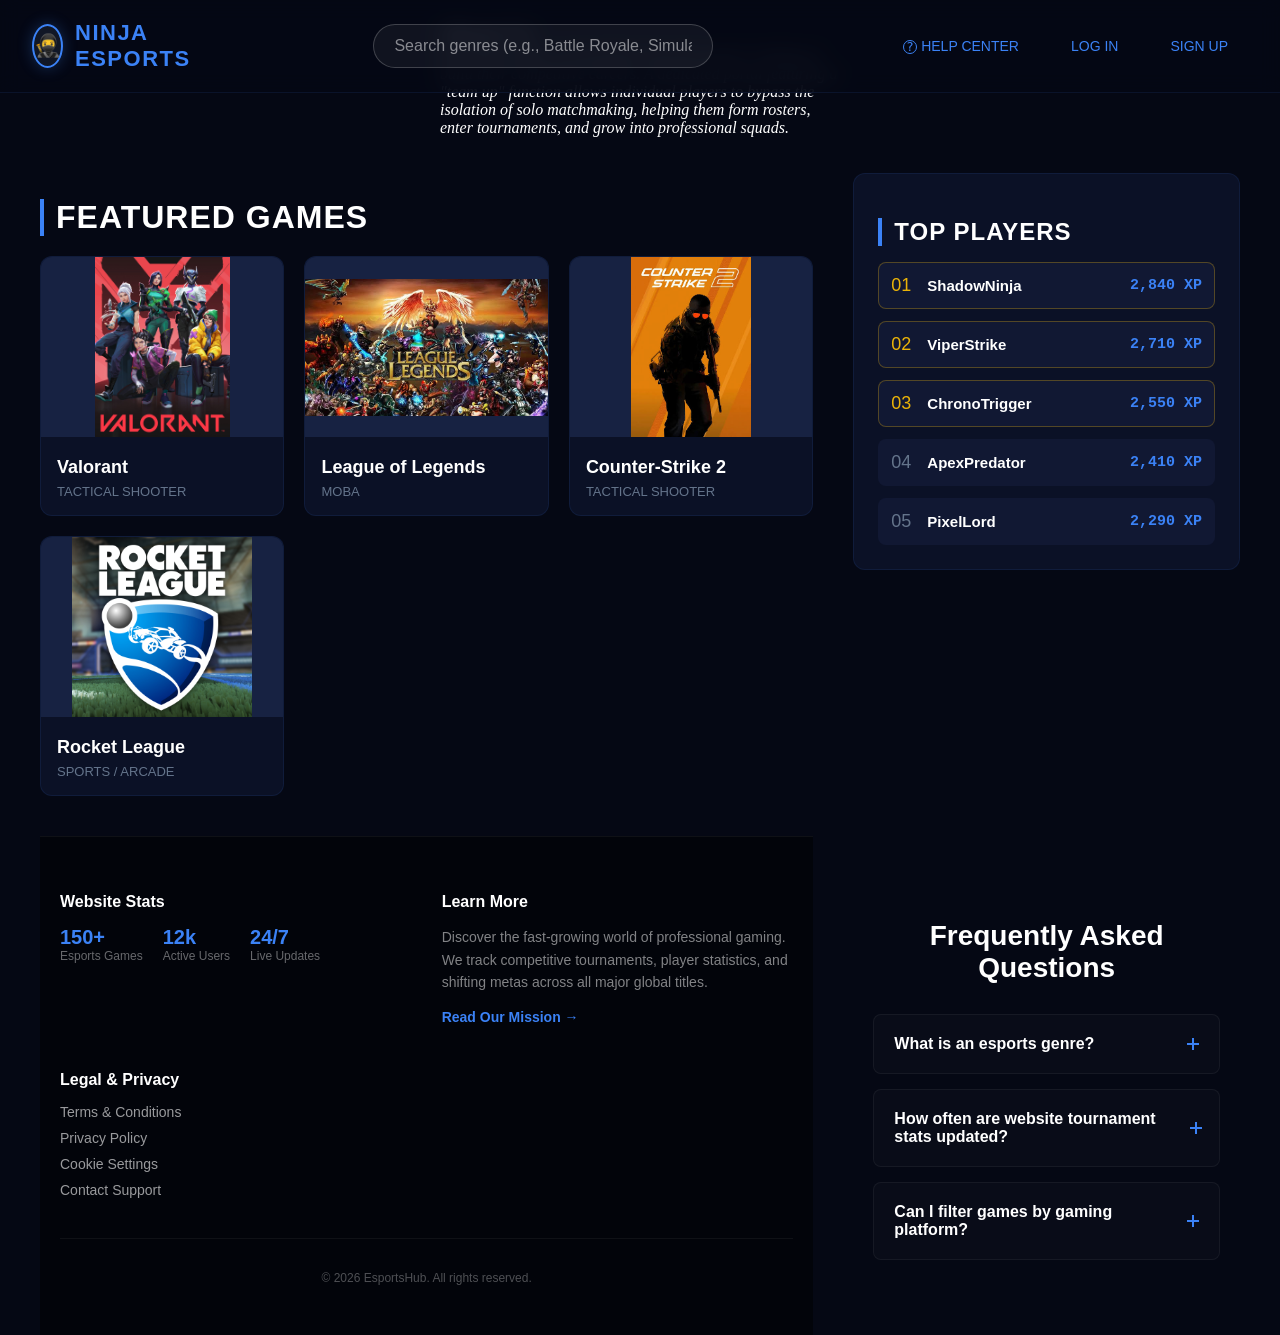
<file: index.html>
<!DOCTYPE html> 
<html lang="en"> 
<head> 
  <meta charset="UTF-8">
  <meta name="viewport" content="width=device-width, initial-scale=1.0">
  <title>Esports Hub | Index page</title> 
  <link rel="stylesheet" href="index.css">
  

</head> 
<body> 

  <header class="brand-header"> 
    <div class="header-left">
      <div class="ninja-logo"></div> 
      <span class="brand-text">Ninja Esports</span> 
    </div>

    <div class="search-container">
    <input 
      type="text" 
      class="genre-search" 
      placeholder="Search genres (e.g., Battle Royale, Simulator, Real Time Strategy)..."
    >
  </div>

    <div class="auth-buttons">
      <a href="help.html" class="btn btn-help-center"><span class="question-circle">?</span> Help Center</a>
      <a href="login.html" class="btn btn-login">Log In</a>
      <a href="signup.html" class="btn btn-signup">Sign Up</a>
    </div>

  </header> 
  
  
  <div style="margin-bottom: 0; width: 400px; ">
        <h2 style="color: white; display: 700; font-family: 'Times New Roman', Times, serif; margin-bottom: 0; font-style: italic;">About Us  <br></h2>
        <p style="color: white; font-family: 'Times New Roman', Times, serif; font-style: italic; margin-top: 0;" > 404 Ninjas offers 
            a tremendous boost for gamers looking to build their competitive careers. A dedicated portal featuring a "team up" function 
            allows individual players to bypass the isolation of solo matchmaking, helping them form rosters, enter tournaments, 
            and grow into professional squads.</p>
    
    </div>
  <!-- Layout Container -->
  <main class="main-container">
    
    <!-- Left Column: Games Directory -->
    <section>
      <h2 class="section-title">Featured Games</h2>
      <div class="games-grid">
        
        <!-- Game Item 1 -->
        <div class="game-card">
          <!-- Replace src with your actual image path -->
          <img src="valo2.png.jpeg" alt="Valorant" class="game-image">
          <div class="game-info">
            <h3 class="game-name">Valorant</h3>
            <p class="game-genre">Tactical Shooter</p>
          </div>
        </div>

        <!-- Game Item 2 -->
        <div class="game-card">
          <img src="moba.jpeg" alt="League of Legends" class="game-image">
          <div class="game-info">
            <h3 class="game-name">League of Legends</h3>
            <p class="game-genre">MOBA</p>
          </div>
        </div>

        <!-- Game Item 3 -->
        <div class="game-card">
          <img src="cs2.jpeg" alt="Counter-Strike 2" class="game-image">
          <div class="game-info">
            <h3 class="game-name">Counter-Strike 2</h3>
            <p class="game-genre">Tactical Shooter</p>
          </div>
        </div>

        <!-- Game Item 4 -->
        <div class="game-card">
          <img src="Rocket_League_coverart.jpg" alt="Rocket League" class="game-image">
          <div class="game-info">
            <h3 class="game-name">Rocket League</h3>
            <p class="game-genre">Sports / Arcade</p>
          </div>
        </div>

      </div>
    </section>

    <!-- Right Column: Live Standings Leaderboard -->
    <aside>
      <div class="leaderboard-panel">
        <h2 class="section-title" style="font-size: 24px; margin-bottom: 16px;">Top Players</h2>
        <div class="leaderboard-list">
          
          <!-- Rank 1 -->
          <div class="leaderboard-item top-three">
            <div class="player-profile">
              <span class="rank-number">01</span>
              <span class="player-name">ShadowNinja</span>
            </div>
            <span class="player-points">2,840 XP</span>
          </div>

          <!-- Rank 2 -->
          <div class="leaderboard-item top-three">
            <div class="player-profile">
              <span class="rank-number">02</span>
              <span class="player-name">ViperStrike</span>
            </div>
            <span class="player-points">2,710 XP</span>
          </div>

          <!-- Rank 3 -->
          <div class="leaderboard-item top-three">
            <div class="player-profile">
              <span class="rank-number">03</span>
              <span class="player-name">ChronoTrigger</span>
            </div>
            <span class="player-points">2,550 XP</span>
          </div>

          <!-- Rank 4 -->
          <div class="leaderboard-item">
            <div class="player-profile">
              <span class="rank-number">04</span>
              <span class="player-name">ApexPredator</span>
            </div>
            <span class="player-points">2,410 XP</span>
          </div>

          <!-- Rank 5 -->
          <div class="leaderboard-item">
            <div class="player-profile">
              <span class="rank-number">05</span>
              <span class="player-name">PixelLord</span>
            </div>
            <span class="player-points">2,290 XP</span>
          </div>

        </div>
      </div>
    </aside>

    <footer class="site-footer">
  <div class="footer-content">
    
    <!-- Left Column: Quick Stats -->
    <div class="footer-section stats-section">
      <h3>Website Stats</h3>
      <div class="stats-grid">
        <div class="stat-item">
          <span class="stat-number">150+</span>
          <span class="stat-label">Esports Games</span>
        </div>
        <div class="stat-item">
          <span class="stat-number">12k</span>
          <span class="stat-label">Active Users</span>
        </div>
        <div class="stat-item">
          <span class="stat-number">24/7</span>
          <span class="stat-label">Live Updates</span>
        </div>
      </div>
    </div>

    <div class="footer-section learn-more-section">
      <h3>Learn More</h3>
      <p>Discover the fast-growing world of professional gaming. We track competitive tournaments, player statistics, and shifting metas across all major global titles.</p>
      <a href="/about" class="learn-more-btn">Read Our Mission &rarr;</a>
    </div>

    <!-- Right Column: Legal Links -->
    <div class="footer-section links-section">
      <h3>Legal & Privacy</h3>
      <ul>
        <li><a href="/terms">Terms & Conditions</a></li>
        <li><a href="/privacy">Privacy Policy</a></li>
        <li><a href="/cookies">Cookie Settings</a></li>
        <li><a href="/contact">Contact Support</a></li>
      </ul>
    </div>

  </div>

  <!-- Bottom Bar: Copyright -->
  <div class="footer-bottom">
    <p>&copy; 2026 EsportsHub. All rights reserved.</p>
  </div>
</footer>

<section class="faq-container">
  <h2 class="faq-title">Frequently Asked Questions</h2>

  <!-- FAQ Item 1 -->
  <div class="faq-item">
    <input type="checkbox" id="faq1" class="faq-toggle">
    <label for="faq1" class="faq-question">
      What is an esports genre?
      <span class="faq-icon"></span>
    </label>
    <div class="faq-answer">
      <p>An esports genre is a specific category of competitive video games grouped by gameplay mechanics, rules, and camera perspectives, such as MOBAs, FPS, or Battle Royales.</p>
    </div>
  </div>

  <!-- FAQ Item 2 -->
  <div class="faq-item">
    <input type="checkbox" id="faq2" class="faq-toggle">
    <label for="faq2" class="faq-question">
      How often are website tournament stats updated?
      <span class="faq-icon"></span>
    </label>
    <div class="faq-answer">
      <p>Our website statistics, tournament placements, and active player data are updated in real-time using live API feeds from official competitive leagues.</p>
    </div>
  </div>

  <!-- FAQ Item 3 -->
  <div class="faq-item">
    <input type="checkbox" id="faq3" class="faq-toggle">
    <label for="faq3" class="faq-question">
      Can I filter games by gaming platform?
      <span class="faq-icon"></span>
    </label>
    <div class="faq-answer">
      <p>Yes! You can use our genre search bar to look up titles, or use upcoming filters to sort competitive games by PC, Console, or Mobile platforms.</p>
    </div>
  </div>
</section>

  </main>

  <script src="index.js" defer></script>
</body> 
</html>
</file>
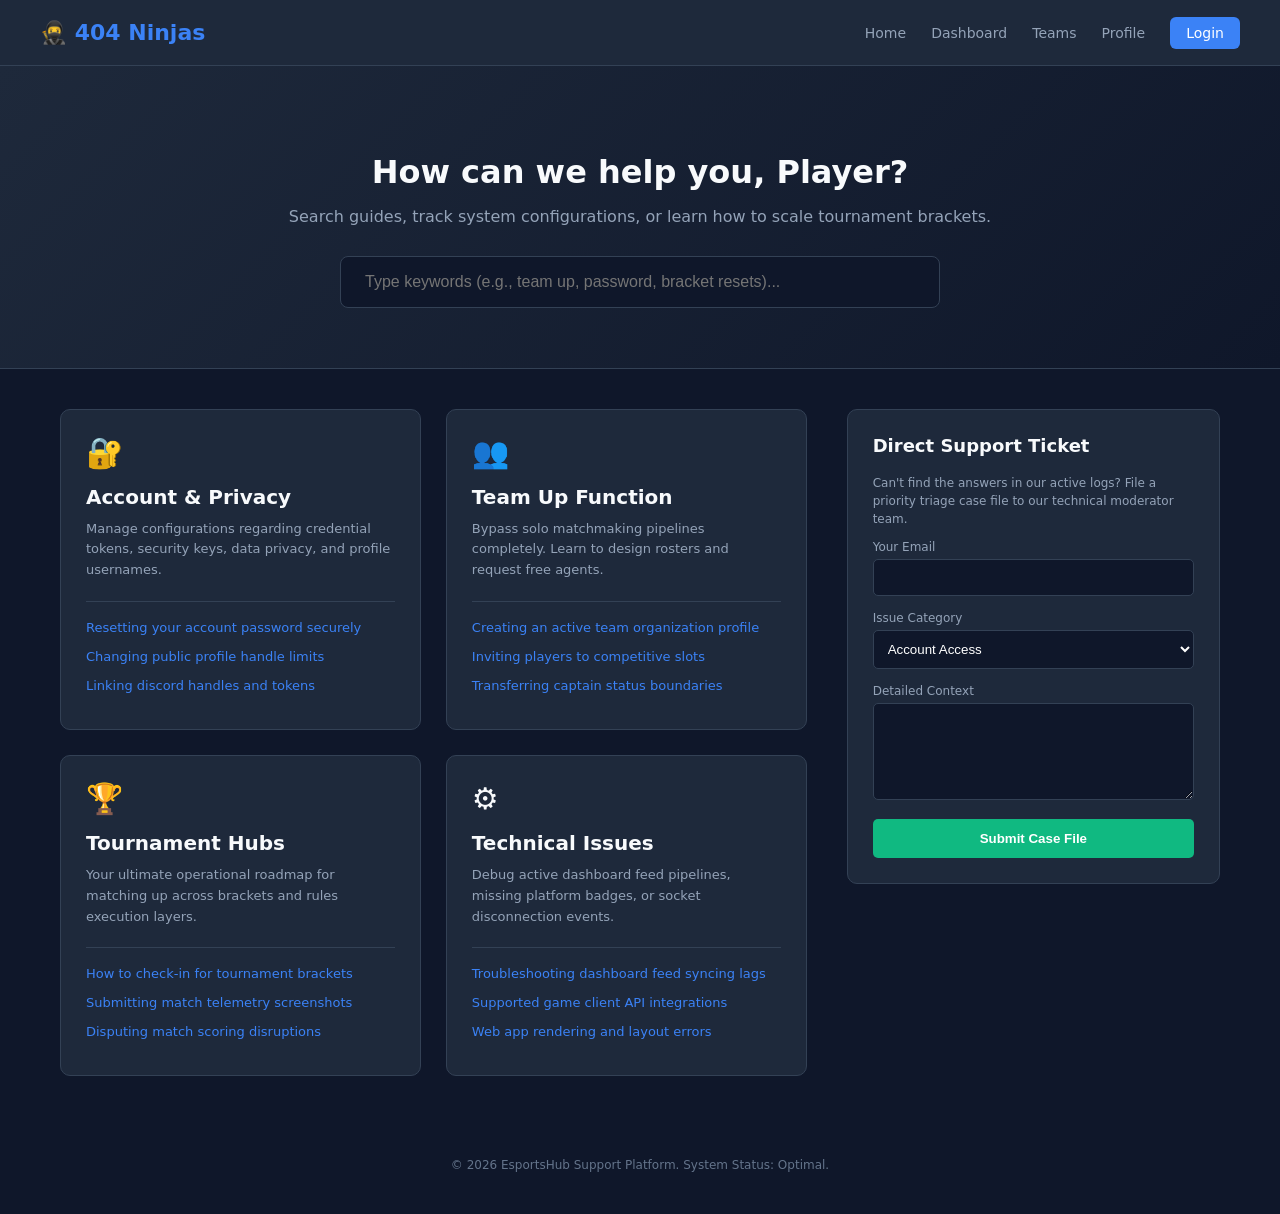
<file: help.html>
<!DOCTYPE html>
<html lang="en">
<head>
  <meta charset="UTF-8">
  <meta name="viewport" content="width=device-width, initial-scale=1.0">
  <title>Help Centre - EsportsHub</title>
  <link rel="stylesheet" href="help.css">
</head>
<body>

  <!-- GLOBAL NAV HEADER -->
  <header class="site-header">
    <div class="logo">🥷 404 Ninjas</div>
    <nav class="nav-links">
      <a href="index.html">Home</a>
      <a href="dashboard.html">Dashboard</a>
      <a href="teams.html">Teams</a>
      <a href="profile.html">Profile</a>
      <a href="login.html" class="login-btn">Login</a>
    </nav>
  </header>

  <!-- HELP HERO BANNER SEARCH -->
  <section class="help-hero">
    <div class="hero-content">
      <h1>How can we help you, Player?</h1>
      <p>Search guides, track system configurations, or learn how to scale tournament brackets.</p>
      <div class="help-search-container">
        <input type="text" id="helpKnowledgeSearch" placeholder="Type keywords (e.g., team up, password, bracket resets)...">
      </div>
    </div>
  </section>

  <!-- KNOWLEDGE BASE CONTENT MAIN -->
  <main class="help-main">
    
    <!-- Left Column: Support Categories Grid -->
    <section class="kb-grid">
      
      <!-- Category 1 -->
      <article class="kb-card" data-category="account">
        <div class="kb-icon">🔐</div>
        <h2>Account & Privacy</h2>
        <p>Manage configurations regarding credential tokens, security keys, data privacy, and profile usernames.</p>
        <ul class="kb-links">
          <li><a href="#" class="kb-article-link">Resetting your account password securely</a></li>
          <li><a href="#" class="kb-article-link">Changing public profile handle limits</a></li>
          <li><a href="#" class="kb-article-link">Linking discord handles and tokens</a></li>
        </ul>
      </article>

      <!-- Category 2 -->
      <article class="kb-card" data-category="teams">
        <div class="kb-icon">👥</div>
        <h2>Team Up Function</h2>
        <p>Bypass solo matchmaking pipelines completely. Learn to design rosters and request free agents.</p>
        <ul class="kb-links">
          <li><a href="#" class="kb-article-link">Creating an active team organization profile</a></li>
          <li><a href="#" class="kb-article-link">Inviting players to competitive slots</a></li>
          <li><a href="#" class="kb-article-link">Transferring captain status boundaries</a></li>
        </ul>
      </article>

      <!-- Category 3 -->
      <article class="kb-card" data-category="tournaments">
        <div class="kb-icon">🏆</div>
        <h2>Tournament Hubs</h2>
        <p>Your ultimate operational roadmap for matching up across brackets and rules execution layers.</p>
        <ul class="kb-links">
          <li><a href="#" class="kb-article-link">How to check-in for tournament brackets</a></li>
          <li><a href="#" class="kb-article-link">Submitting match telemetry screenshots</a></li>
          <li><a href="#" class="kb-article-link">Disputing match scoring disruptions</a></li>
        </ul>
      </article>

      <!-- Category 4 -->
      <article class="kb-card" data-category="technical">
        <div class="kb-icon">⚙️</div>
        <h2>Technical Issues</h2>
        <p>Debug active dashboard feed pipelines, missing platform badges, or socket disconnection events.</p>
        <ul class="kb-links">
          <li><a href="#" class="kb-article-link">Troubleshooting dashboard feed syncing lags</a></li>
          <li><a href="#" class="kb-article-link">Supported game client API integrations</a></li>
          <li><a href="#" class="kb-article-link">Web app rendering and layout errors</a></li>
        </ul>
      </article>

    </section>

    <!-- Right Column: Quick Contact Sidebar Form Component -->
    <aside class="support-sidebar">
      <div class="ticket-card">
        <h3>Direct Support Ticket</h3>
        <p>Can't find the answers in our active logs? File a priority triage case file to our technical moderator team.</p>
        <form id="supportTicketForm">
          <div class="form-group">
            <label for="ticketEmail">Your Email</label>
            <input type="email" id="ticketEmail" required>
          </div>
          <div class="form-group">
            <label for="ticketIssue">Issue Category</label>
            <select id="ticketIssue">
              <option value="account">Account Access</option>
              <option value="teams">Team Recruitment Matchmaking</option>
              <option value="tournaments">Tournament Rules & Brackets</option>
              <option value="billing">Bug Reports / Others</option>
            </select>
          </div>
          <div class="form-group">
            <label for="ticketMessage">Detailed Context</label>
            <textarea id="ticketMessage" rows="5" required></textarea>
          </div>
          <button type="submit" class="submit-ticket-btn">Submit Case File</button>
        </form>
      </div>
    </aside>

  </main>

  <footer class="footer-bottom">
    <p>&copy; 2026 EsportsHub Support Platform. System Status: Optimal.</p>
  </footer>

</body>
</html>
</file>
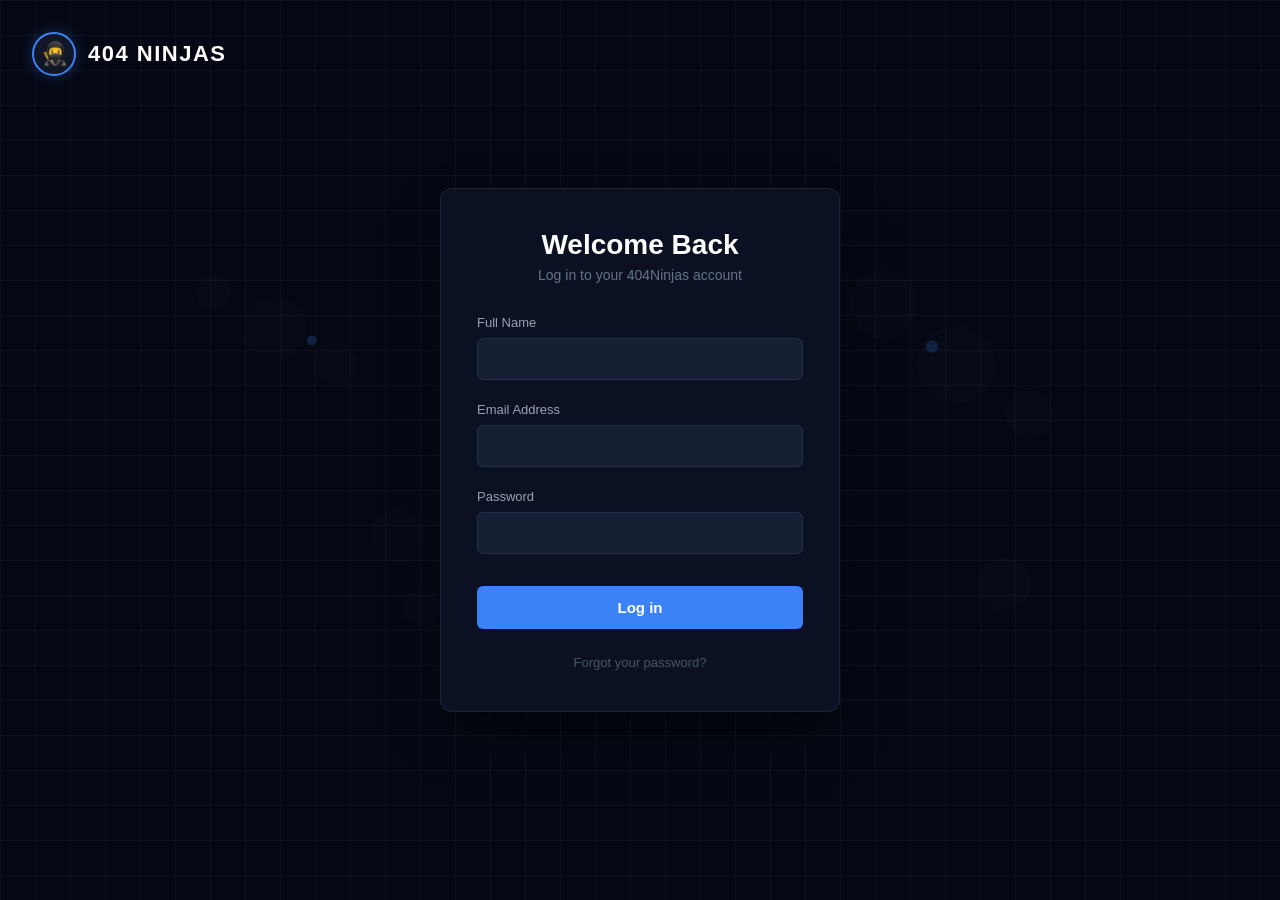
<file: login.html>
<!DOCTYPE html>
<html lang="en">
<head>
    <meta charset="UTF-8">
    <meta name="viewport" content="width=device-width, initial-scale=1.0">
    <title>404 Ninjas - Login</title>
    <link rel="stylesheet" href="login.css">
</head>
<body>

    <!-- Upper Left Logo Assembly -->
    <div class="brand-header">
        <div class="ninja-logo"></div>
        <div class="brand-text">404 Ninjas</div>
    </div>

    <!-- Crisp Detailed Dotted World Map Layout -->
    <svg class="map-background" viewBox="0 0 1000 500" fill="none" xmlns="http://w3.org">
        <circle cx="150" cy="120" r="14" fill="#1e293b" opacity="0.4"/>
        <circle cx="200" cy="150" r="25" fill="#1e293b" opacity="0.4"/>
        <circle cx="250" cy="180" r="18" fill="#1e293b" opacity="0.4"/>
        <circle cx="300" cy="320" r="22" fill="#1e293b" opacity="0.4"/>
        <circle cx="320" cy="380" r="15" fill="#1e293b" opacity="0.4"/>
        <circle cx="500" cy="140" r="20" fill="#1e293b" opacity="0.4"/>
        <circle cx="520" cy="240" r="18" fill="#1e293b" opacity="0.4"/>
        <circle cx="540" cy="320" r="24" fill="#1e293b" opacity="0.4"/>
        <circle cx="700" cy="130" r="28" fill="#1e293b" opacity="0.4"/>
        <circle cx="760" cy="180" r="32" fill="#1e293b" opacity="0.4"/>
        <circle cx="820" cy="220" r="20" fill="#1e293b" opacity="0.4"/>
        <circle cx="800" cy="360" r="22" fill="#1e293b" opacity="0.4"/>
        <circle cx="230" cy="160" r="4" fill="#3b82f6" opacity="0.7"/>
        <circle cx="510" cy="135" r="3" fill="#3b82f6" opacity="0.7"/>
        <circle cx="740" cy="165" r="5" fill="#3b82f6" opacity="0.7"/>
    </svg>

    <!-- Center Interactive Card -->
    <div class="login-card">
        <h2>Welcome Back</h2>
        <p>Log in to your 404Ninjas account</p>
        
        <form>
            <div class="form-group">
                <label for="name">Full Name</label>
                <input type="text" id="name" autocomplete="off" required>
            </div>
            
            <div class="form-group">
                <label for="email">Email Address</label>
                <input type="email" id="email" autocomplete="off" required>
            </div>

            <div class="form-group">
                <label for="password">Password</label>
                <input type="password" id="password" required>
            </div>
            
            <button type="submit" class="login-btn">Log in</button>
        </form>
        
        <div class="forgot-container">
            <a href="#" class="forgot-link">Forgot your password?</a>
        </div>
    </div>
    <script src="login.js" defer></script>

</body>
</html>
</file>
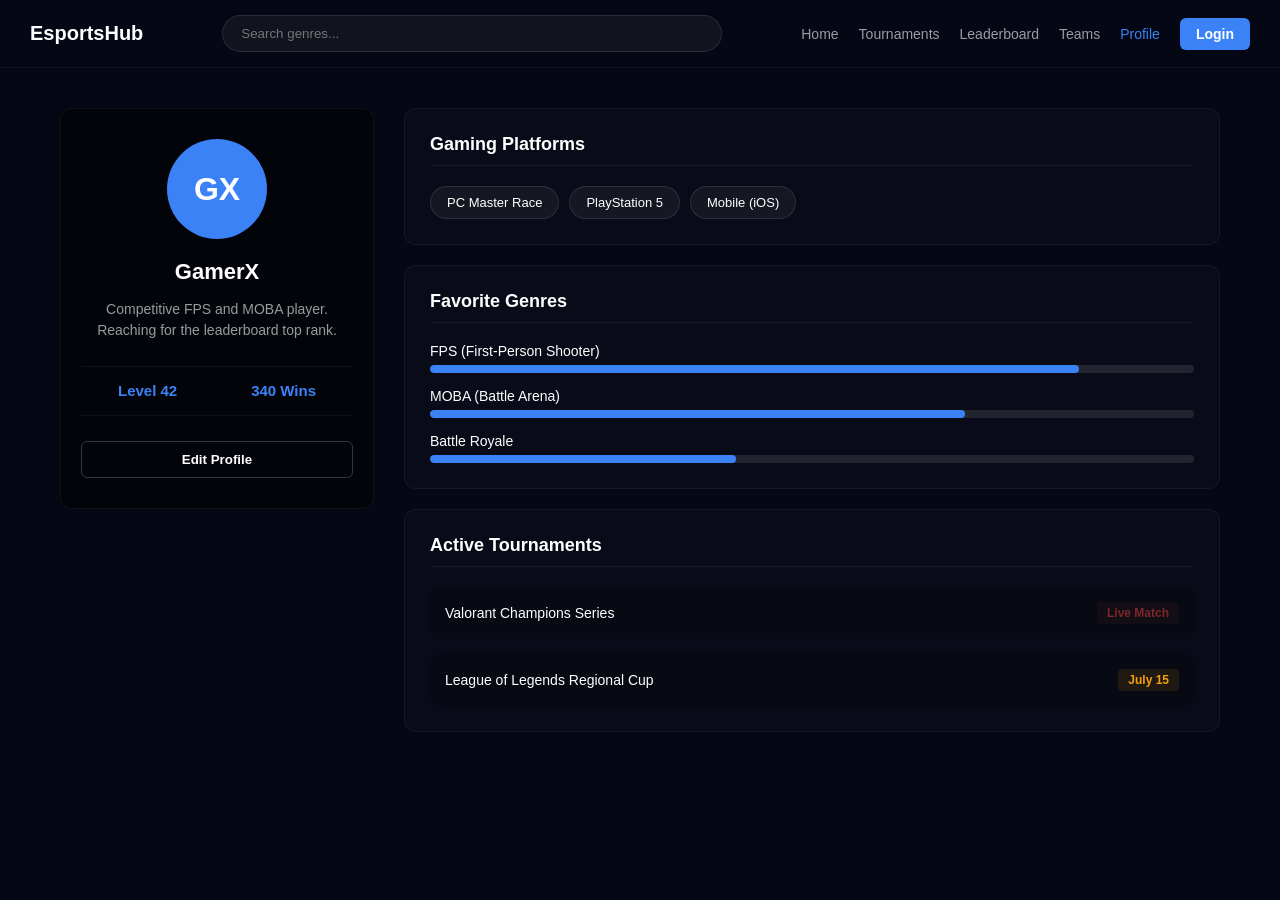
<file: profile.html>
<!DOCTYPE html>
<html lang="en">
<head>
  <meta charset="UTF-8">
  <meta name="viewport" content="width=device-width, initial-scale=1.0">
  <title>User Profile - EsportsHub</title>
  <link rel="stylesheet" href="profile.css">
</head>
<body>

  <!-- GLOBAL NAV HEADER -->
  <header class="site-header">
    <div class="logo">EsportsHub</div>
    <div class="search-container">
      <input type="text" class="genre-search" placeholder="Search genres...">
    </div>
    <nav class="nav-links">
      <a href="/home">Home</a>
      <a href="/tournaments">Tournaments</a>
      <a href="/leaderboard">Leaderboard</a>
      <a href="/teams">Teams</a>
      <a href="/profile" class="active">Profile</a>
      <a href="/login" class="login-btn">Login</a>
    </nav>
  </header>

  <!-- PROFILE MAIN WORKSPACE -->
  <main class="profile-layout">
    
    
    <aside class="profile-sidebar">
      <div class="avatar-container">
        <!-- Circular profile placeholder -->
        <div class="avatar-placeholder">GX</div>
      </div>
      <h2 class="username">GamerX</h2>
      <p class="user-bio">Competitive FPS and MOBA player. Reaching for the leaderboard top rank.</p>
      
      <!-- Mini Quick Stats -->
      <div class="sidebar-stats">
        <div class="side-stat">
          <span class="stat-val">Level 42</span>
        </div>
        <div class="side-stat">
          <span class="stat-val">340 Wins</span>
        </div>
      </div>

      <button class="edit-profile-btn">Edit Profile</button>
    </aside>

    <!-- Right Column: User Dashboard Content -->
    <section class="profile-content">
      
      <!-- Platform Setup Information Card -->
      <div class="content-card">
        <h3>Gaming Platforms</h3>
        <div class="platform-tags">
          <span class="platform-tag">PC Master Race</span>
          <span class="platform-tag">PlayStation 5</span>
          <span class="platform-tag">Mobile (iOS)</span>
        </div>
      </div>

      <!-- Favorite Esports Genres Card -->
      <div class="content-card">
        <h3>Favorite Genres</h3>
        <div class="genre-list">
          <div class="genre-item">
            <span>FPS (First-Person Shooter)</span>
            <div class="progress-bar"><div class="progress-fill" style="width: 85%;"></div></div>
          </div>
          <div class="genre-item">
            <span>MOBA (Battle Arena)</span>
            <div class="progress-bar"><div class="progress-fill" style="width: 70%;"></div></div>
          </div>
          <div class="genre-item">
            <span>Battle Royale</span>
            <div class="progress-bar"><div class="progress-fill" style="width: 40%;"></div></div>
          </div>
        </div>
      </div>

      <!-- Active Competitive Tournaments List -->
      <div class="content-card">
        <h3>Active Tournaments</h3>
        <ul class="tournament-list">
          <li>
            <span class="t-name">Valorant Champions Series</span>
            <span class="t-status live">Live Match</span>
          </li>
          <li>
            <span class="t-name">League of Legends Regional Cup</span>
            <span class="t-status upcoming">July 15</span>
          </li>
        </ul>
      </div>

    </section>
  </main>
  <script src="profile.js" defer></script>

</body>
</html>
</file>
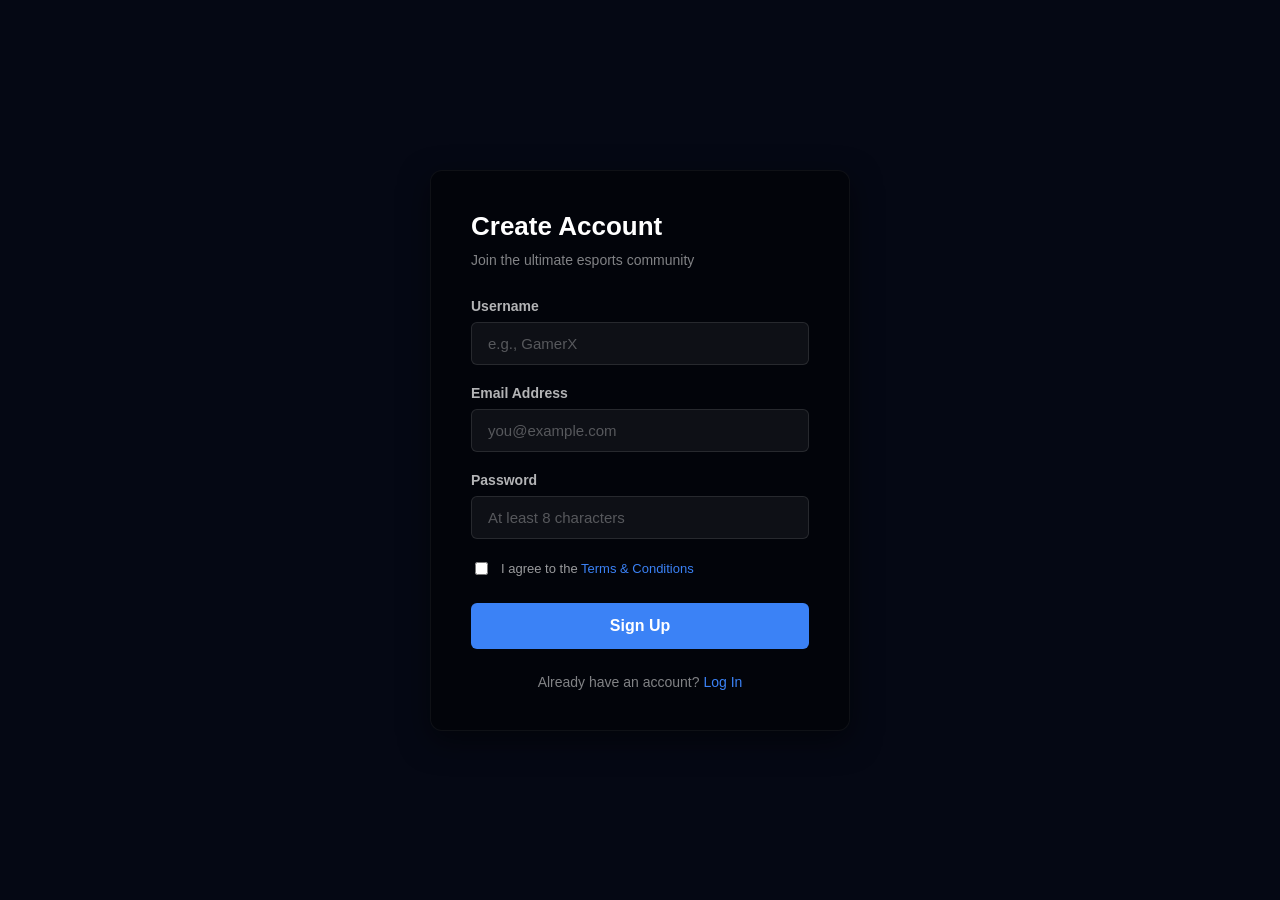
<file: signup.html>
<!DOCTYPE html>
<html lang="en">
<head>
  <meta charset="UTF-8">
  <meta name="viewport" content="width=device-width, initial-scale=1.0">
  <title>Sign Up - EsportsHub</title>
  <link rel="stylesheet" href="signup.css">
</head>
<body>

  <div class="signup-container">
    <form class="signup-form">
      
      
      <div class="form-header">
        <h2>Create Account</h2>
        <p>Join the ultimate esports community</p>
      </div>

      <!-- Username Input -->
      <div class="input-group">
        <label for="username">Username</label>
        <input type="text" id="username" placeholder="e.g., GamerX" required>
      </div>

      <!-- Email Input -->
      <div class="input-group">
        <label for="email">Email Address</label>
        <input type="email" id="email" placeholder="you@example.com" required>
      </div>

      <!-- Password Input -->
      <div class="input-group">
        <label for="password">Password</label>
        <input type="password" id="password" placeholder="At least 8 characters" required>
      </div>

      <!-- Terms and Conditions Checkbox Check -->
      <div class="checkbox-group">
        <input type="checkbox" id="terms" required>
        <label for="terms">I agree to the <a href="/terms">Terms & Conditions</a></label>
      </div>

      <!-- Submit Action Button -->
      <button type="submit" class="submit-btn">Sign Up</button>

      <!-- Toggle to Login Page -->
      <p class="form-footer">
        Already have an account? <a href="/login">Log In</a>
      </p>

    </form>
  </div>
<script src="signup.js" defer></script>

</body>
</html>
</file>
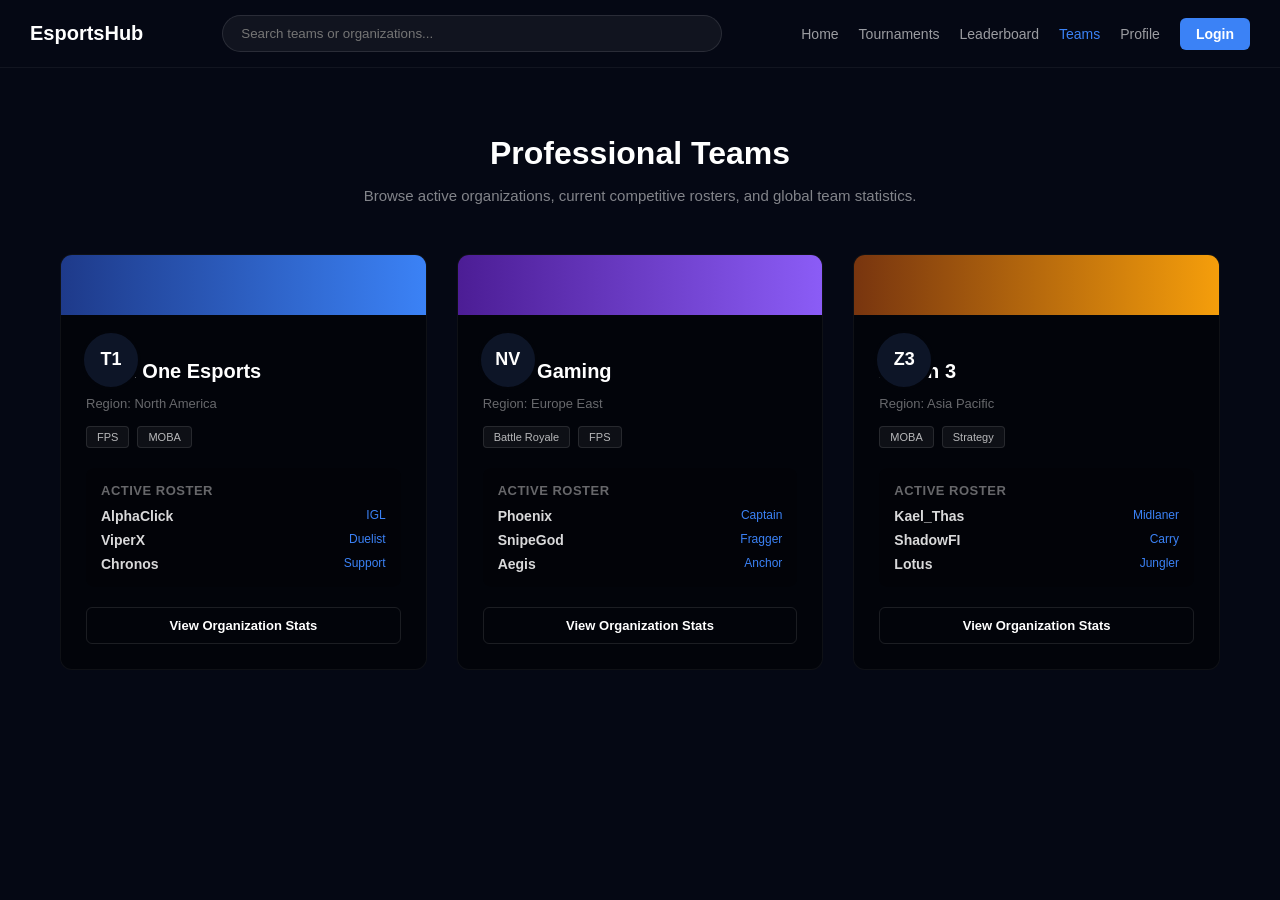
<file: teams.html>
<!DOCTYPE html>
<html lang="en">
<head>
  <meta charset="UTF-8">
  <meta name="viewport" content="width=device-width, initial-scale=1.0">
  <title>Esports Teams - EsportsHub</title>
  <link rel="stylesheet" href="teams.css">
</head>
<body>

  <!-- GLOBAL NAV HEADER -->
  <header class="site-header">
    <div class="logo">EsportsHub</div>
    <div class="search-container">
      <input type="text" class="genre-search" placeholder="Search teams or organizations...">
    </div>
    <nav class="nav-links">
      <a href="/home">Home</a>
      <a href="/tournaments">Tournaments</a>
      <a href="/leaderboard">Leaderboard</a>
      <a href="/teams" class="active">Teams</a>
      <a href="/profile">Profile</a>
      <a href="/login" class="login-btn">Login</a>
    </nav>
  </header>

  <!-- TEAMS CORE WORKSPACE -->
  <main class="teams-container">
    
    <!-- Page Header Context -->
    <section class="teams-hero">
      <h1>Professional Teams</h1>
      <p>Browse active organizations, current competitive rosters, and global team statistics.</p>
    </section>

    <!-- Professional Orgs Grid -->
    <section class="teams-grid">

      <!-- Team Card 1 -->
      <div class="team-card">
        <div class="team-banner color-blue"></div>
        <div class="team-card-content">
          <div class="team-badge">T1</div>
          <h2 class="team-name">Team One Esports</h2>
          <p class="team-region">Region: North America</p>
          
          <div class="active-genres">
            <span class="genre-tag">FPS</span>
            <span class="genre-tag">MOBA</span>
          </div>

          <div class="roster-preview">
            <h3>Active Roster</h3>
            <ul>
              <li><span class="player-name">AlphaClick</span> <span class="player-role">IGL</span></li>
              <li><span class="player-name">ViperX</span> <span class="player-role">Duelist</span></li>
              <li><span class="player-name">Chronos</span> <span class="player-role">Support</span></li>
            </ul>
          </div>
          <button class="view-stats-btn">View Organization Stats</button>
        </div>
      </div>

      <!-- Team Card 2 -->
      <div class="team-card">
        <div class="team-banner color-purple"></div>
        <div class="team-card-content">
          <div class="team-badge">NV</div>
          <h2 class="team-name">Nova Gaming</h2>
          <p class="team-region">Region: Europe East</p>
          
          <div class="active-genres">
            <span class="genre-tag">Battle Royale</span>
            <span class="genre-tag">FPS</span>
          </div>

          <div class="roster-preview">
            <h3>Active Roster</h3>
            <ul>
              <li><span class="player-name">Phoenix</span> <span class="player-role">Captain</span></li>
              <li><span class="player-name">SnipeGod</span> <span class="player-role">Fragger</span></li>
              <li><span class="player-name">Aegis</span> <span class="player-role">Anchor</span></li>
            </ul>
          </div>
          <button class="view-stats-btn">View Organization Stats</button>
        </div>
      </div>

      <!-- Team Card 3 -->
      <div class="team-card">
        <div class="team-banner color-amber"></div>
        <div class="team-card-content">
          <div class="team-badge">Z3</div>
          <h2 class="team-name">Zenith 3</h2>
          <p class="team-region">Region: Asia Pacific</p>
          
          <div class="active-genres">
            <span class="genre-tag">MOBA</span>
            <span class="genre-tag">Strategy</span>
          </div>

          <div class="roster-preview">
            <h3>Active Roster</h3>
            <ul>
              <li><span class="player-name">Kael_Thas</span> <span class="player-role">Midlaner</span></li>
              <li><span class="player-name">ShadowFI</span> <span class="player-role">Carry</span></li>
              <li><span class="player-name">Lotus</span> <span class="player-role">Jungler</span></li>
            </ul>
          </div>
          <button class="view-stats-btn">View Organization Stats</button>
        </div>
      </div>

    </section>
  </main>
  <script src="teams.js" defer></script>

</body>
</html>
</file>
<file: index.css>
body { 
      margin: 0; 
      padding: 0; 
      background-color: #050814; 
      font-family: -apple-system, BlinkMacSystemFont, "Segoe UI" , Roboto, Arial, sans-serif; 
      display: flex; 
      flex-direction: column; 
      align-items: center; 
      min-height: 100vh; 
      overflow-x: hidden; 
      padding: 120px 20px 40px 20px; /* Top padding leaves room for fixed header */
      box-sizing: border-box; 
    } 

    /* Fixed & Updated Header Layout */
    .brand-header { 
      position: fixed; 
      top: 0; 
      left: 0; 
      right: 0;
      display: flex; 
      align-items: center; 
      justify-content: space-between;
      padding: 20px 32px;
      background-color: rgba(5, 8, 20, 0.9);
      backdrop-filter: blur(10px);
      border-bottom: 1px solid rgba(59, 130, 246, 0.1);
      z-index: 100; 
    } 

    .header-left {
      display: flex;
      align-items: center;
      gap: 12px;
    }

    .ninja-logo { 
      width: 44px; 
      height: 44px; 
      background-color: #111726; 
      border: 2px solid #3b82f6; 
      border-radius: 50%; 
      display: flex; 
      justify-content: center; 
      align-items: center; 
      box-shadow: 0 0 15px rgba(59, 130, 246, 0.3); 
    } 

    .ninja-logo::before { 
      content: "🥷"; 
      font-size: 22px; 
    } 

    .brand-text { 
      color: #3b82f6; /* Shifted to clean gaming blue to match logo accent */
      font-size: 22px; 
      font-weight: 800; 
      text-transform: uppercase; 
      letter-spacing: 1.5px; 
    } 

    .search-container {
      width: 100%;
      display: flex;
      justify-content: center;
    }

    /* The Search Input Element */
    .genre-search {
      /* Width behavior */
      width: 50%;            /* Expands or shrinks dynamically with the window */
      min-width: 280px;      /* Stops shrinking completely at this point */
      max-width: 600px;      /* Prevents it from looking too wide on large screens */
      
      /* Transparency & Background */
      background-color: rgba(255, 255, 255, 0.05); /* Soft, semi-transparent overlay */
      border: 1px solid rgba(255, 255, 255, 0.2);  /* Subtle transparent border */
      color: #ffffff;                             /* White text for typed genres */
      
      /* Styling & Spacing */
      padding: 12px 20px;
      font-size: 16px;
      border-radius: 25px;
      outline: none;
      transition: all 0.3s ease; /* Smooth focus effect */
    }

    /* Hover effect */
    .genre-search:hover {
      border-color: rgba(255, 255, 255, 0.4);
    }

    /* Focus state (when clicked) */
    .genre-search:focus {
      background-color: rgba(255, 255, 255, 0.1);
      border-color: #3b82f6; /* Subtle blue glow on focus */
      box-shadow: 0 0 8px rgba(59, 130, 246, 0.4);
    }

    /* Custom Placeholder Color */
    .genre-search::placeholder {
      color: rgba(255, 255, 255, 0.5); /* Muted semi-transparent white */
      opacity: 1; /* Fixes Firefox opacity drop */
    }

    /* --- Auth Buttons Layout --- */
    .auth-buttons {
      display: flex;
      gap: 12px;
    }

    .btn {
      padding: 10px 20px;
      font-size: 14px;
      /* font-weight: 700; */
      white-space: nowrap;
      text-transform: uppercase;
      /* border-radius: 6px; */
      cursor: pointer;
      transition: all 0.3s ease;
      text-decoration: none;
  
    }

    .btn-login {
      background: transparent;
      color: #3b82f6;
      /* border: 2px solid #3b82f6; */
    }

    .btn-login:hover {
      /* background-color: rgba(59, 130, 246, 0.1); */
      text-decoration: underline;
    }

    .btn-signup {
      background: transparent;
      /* background-color: #3b82f6;
      color: white;
      border: 2px solid #3b82f6;
      box-shadow: 0 0 15px rgba(59, 130, 246, 0.3); */
      color: #3b82f6;
    }

    .btn-signup:hover {
      /* background-color: #2563eb;
      border-color: #2563eb;
      transform: translateY(-1px); */
      text-decoration: underline;
    }

    .btn-help-center{
      background: transparent;
      color: #3b82f6;
      /* border: 2px solid #3b82f6; */
    }
    .btn-help-center:hover {
      /* background-color: rgba(59, 130, 246, 0.1); */
      text-decoration: underline;
    }
    .question-circle {
    display: inline-flex;
    align-items: center;
    justify-content: center;
    width: 1.15em;
    height: 1.15em;
    border: 1px solid currentColor; /* Thin line matches the ⓘ style */
    border-radius: 50%;
    font-size: 0.9em;
    font-family: system-ui, sans-serif;
    font-weight: normal;
    font-style: normal;
    line-height: 1;
    }


    /* --- Main Workspace Layout --- */
    .main-container {
      width: 100%;
      max-width: 1200px;
      display: grid;
      grid-template-columns: 1fr;
      gap: 40px;
      margin-top: 20px;
    }

    @media (min-width: 992px) {
      .main-container {
        grid-template-columns: 2fr 1fr; /* Games on left, Leaderboard on right */
      }
    }

    .section-title {
      color: white;
      font-family: Impact, Haettenschweiler, "Arial Narrow Bold" , sans-serif; 
      font-size: 32px;
      letter-spacing: 1px;
      text-transform: uppercase;
      margin-bottom: 20px;
      border-left: 4px solid #3b82f6;
      padding-left: 12px;
    }

    /* --- Games Display Grid --- */
    .games-grid {
      display: grid;
      grid-template-columns: repeat(auto-fill, minmax(240px, 1fr));
      gap: 20px;
    }

    .game-card {
      background-color: #0b1126;
      border: 1px solid rgba(59, 130, 246, 0.1);
      border-radius: 12px;
      overflow: hidden;
      transition: transform 0.3s cubic-bezier(0.175, 0.885, 0.32, 1.275);
    }

    .game-card:hover {
      transform: scale(1.03);
      border-color: #3b82f6;
      box-shadow: 0 10px 20px rgba(59, 130, 246, 0.15);
    }

    .game-image {
      width: 100%;
      height: 180px;
      object-fit: contain;
      background-color: #172242; /* Placeholder background color */
    }

    .game-info {
      padding: 16px;
    }

    .game-name {
      color: white;
      font-size: 18px;
      font-weight: 700;
      margin: 0 0 6px 0;
    }

    .game-genre {
      color: #64748b;
      font-size: 13px;
      margin: 0;
      text-transform: uppercase;
    }

    /* --- Leaderboard UI Component --- */
    .leaderboard-panel {
      background-color: #0b1126;
      border: 1px solid rgba(59, 130, 246, 0.1);
      border-radius: 12px;
      padding: 24px;
      height: fit-content;
    }

    .leaderboard-list {
      display: flex;
      flex-direction: column;
      gap: 12px;
    }

    .leaderboard-item {
      display: flex;
      align-items: center;
      justify-content: space-between;
      padding: 12px;
      background-color: #111833;
      border-radius: 8px;
      border: 1px solid transparent;
    }

    .leaderboard-item.top-three {
      border-color: rgba(234, 179, 8, 0.3); /* Soft gold hint for top players */
    }

    .player-profile {
      display: flex;
      align-items: center;
      gap: 12px;
    }

    .rank-number {
      font-family: Impact, sans-serif;
      font-size: 18px;
      color: #64748b;
      width: 24px;
    }

    .top-three .rank-number {
      color: #eab308; /* Gold color */
    }

    .player-name {
      color: white;
      font-weight: 600;
      font-size: 15px;
    }

    .player-points {
      color: #3b82f6;
      font-family: monospace;
      font-weight: 700;
      font-size: 15px;
    }

    /* Main Footer Container */
.site-footer {
  background-color: #02040a; /* Slightly darker than your #050814 page background */
  border-top: 1px solid rgba(255, 255, 255, 0.05); /* Subtle top boundary line */
  color: rgba(255, 255, 255, 0.6); /* Muted light text */
  padding: 40px 20px 20px 20px;
  font-family: Arial, sans-serif;
  font-size: 14px;
}

/* Flexbox Wrapper for Columns */
.footer-content {
  max-width: 1200px;
  margin: 0 auto;
  display: flex;
  flex-direction: row;
  justify-content: space-between;
  flex-wrap: wrap; /* Wraps cleanly on small mobile screens */
  gap: 30px;
}

/* Individual Column Styles */
.footer-section {
  flex: 1;
  min-width: 250px; /* Protects layout on window resize */
}

.footer-section h3 {
  color: #ffffff; /* Bright white headers */
  font-size: 16px;
  margin-bottom: 15px;
}

/* --- Stats Column Styling --- */
.stats-grid {
  display: flex;
  gap: 20px;
}

.stat-item {
  display: flex;
  flex-direction: column;
}

.stat-number {
  color: #3b82f6; /* Accent color (Blue) for numbers */
  font-size: 20px;
  font-weight: bold;
}

.stat-label {
  font-size: 12px;
  color: rgba(255, 255, 255, 0.4);
}

/* --- Links Column Styling --- */
.links-section ul {
  list-style: none;
  padding: 0;
  margin: 0;
}

.links-section li {
  margin-bottom: 10px;
}

.links-section a {
  color: rgba(255, 255, 255, 0.6);
  text-decoration: none;
  transition: color 0.2s ease;
}

/* Hover state for links */
.links-section a:hover {
  color: #ffffff; 
}

/* --- Copyright Bottom Bar --- */
.footer-bottom {
  max-width: 1200px;
  margin: 30px auto 0 auto;
  padding-top: 20px;
  border-top: 1px solid rgba(255, 255, 255, 0.05);
  text-align: center;
  font-size: 12px;
  color: rgba(255, 255, 255, 0.3);
}

/* Style the explanatory paragraph */
.learn-more-section p {
  line-height: 1.6;
  color: rgba(255, 255, 255, 0.5); /* Slightly dimmer text for body copy */
  margin-bottom: 15px;
}

/* Style the interactive "Read Our Mission" link */
.learn-more-btn {
  color: #3b82f6; /* Blue accent color to match your stats */
  text-decoration: none;
  font-weight: bold;
  display: inline-block;
  transition: transform 0.2s ease, color 0.2s ease;
}

/* Hover state: creates a subtle slide-right animation */
.learn-more-btn:hover {
  color: #60a5fa; /* Lighter blue highlight */
  transform: translateX(5px); /* Moves the arrow slightly to the right */
}

/* FAQ Section Container */
.faq-container {
  max-width: 800px;
  margin: 60px auto;
  padding: 0 20px;
  font-family: Arial, sans-serif;
}

.faq-title {
  color: #ffffff;
  text-align: center;
  margin-bottom: 30px;
  font-size: 28px;
}

/* Individual FAQ Item Wrapper */
.faq-item {
  background-color: rgba(255, 255, 255, 0.02);
  border: 1px solid rgba(255, 255, 255, 0.05);
  border-radius: 8px;
  margin-bottom: 15px;
  overflow: hidden;
}

/* Hide the checkbox completely */
.faq-toggle {
  display: none;
}

/* Question Styling (The clickable label) */
.faq-question {
  display: flex;
  justify-content: space-between;
  align-items: center;
  padding: 20px;
  color: #ffffff;
  font-size: 16px;
  font-weight: bold;
  cursor: pointer;
  user-select: none;
  transition: background-color 0.2s ease;
}

.faq-question:hover {
  background-color: rgba(255, 255, 255, 0.05);
}

/* Plus/Minus Icon using CSS pseudo-elements */
.faq-icon {
  position: relative;
  width: 12px;
  height: 12px;
}

.faq-icon::before,
.faq-icon::after {
  content: "";
  position: absolute;
  background-color: #3b82f6; /* Blue accent color */
  transition: transform 0.2s ease;
}

/* Horizontal line */
.faq-icon::before {
  top: 5px;
  left: 0;
  width: 12px;
  height: 2px;
}

/* Vertical line */
.faq-icon::after {
  top: 0;
  left: 5px;
  width: 2px;
  height: 12px;
}

/* Answer Styling (Hidden by default) */
.faq-answer {
  max-height: 0;
  overflow: hidden;
  transition: max-height 0.3s cubic-bezier(0, 1, 0, 1); /* Clean slide animation */
  background-color: rgba(0, 0, 0, 0.2);
}

.faq-answer p {
  padding: 0 20px 20px 20px;
  margin: 0;
  color: rgba(255, 255, 255, 0.6);
  line-height: 1.6;
  font-size: 14px;
}

/* --- THE PURE CSS ACCORDION MAGIC --- */

/* When checkbox is checked: Expand the answer panel */
.faq-toggle:checked ~ .faq-answer {
  max-height: 200px; /* Big enough to comfortably fit your text */
  transition: max-height 0.3s cubic-bezier(0.95, 0.05, 0.795, 0.035);
}

/* When checkbox is checked: Turn the plus icon into a minus icon */
.faq-toggle:checked ~ .faq-question .faq-icon::after {
  transform: rotate(90deg);
  opacity: 0; /* Hides the vertical line, leaving just the horizontal minus line */
}
/* --- EMERGENCY OVERFLOW SAFETY FIX --- */
html, body {
  width: 100%;
  max-width: 100%;
  overflow-x: hidden; /* This stops the browser from allowing side-scrolling or weird zooming */
  margin: 0;
  padding: 0;
  box-sizing: border-box;
}

*, *:before, *:after {
  box-sizing: inherit;
}

/* Force your esport game images to shrink onto the screen */
img {
  max-width: 100%;
  height: auto;
}

/* --- MOBILE STACK BREAKPOINT --- */
@media screen and (max-width: 768px) {
  /* This automatically intercepts grids/rows and stacks them vertically on mobile */
  .grid, .row, .cards-container, main, section, header, footer {
    display: flex !important;
    flex-direction: column !important;
    width: 100% !important;
    align-items: center !important;
    padding-left: 10px !important;
    padding-right: 10px !important;
  }

  /* Stops individual player slots or text blocks from breaking past the screen edge */
  div, article, aside {
    max-width: 100% !important;
  }
}
</file>
<file: help.css>
/* GLOBAL CONFIGURATIONS */
body {
  margin: 0;
  padding: 0;
  background-color: #0f172a;
  color: #f8fafc;
  font-family: system-ui, -apple-system, sans-serif;
}

/* NAVIGATION BAR */
.site-header {
  display: flex;
  justify-content: space-between;
  align-items: center;
  padding: 20px 40px;
  background: #1e293b;
  border-bottom: 1px solid #334155;
}
.logo {
  font-size: 22px;
  font-weight: bold;
  color: #3b82f6;
}
.nav-links a {
  color: #94a3b8;
  text-decoration: none;
  margin-left: 20px;
  font-size: 14px;
  transition: color 0.2s;
}
.nav-links a:hover {
  color: #fff;
}
.nav-links .login-btn {
  background: #3b82f6;
  color: #fff;
  padding: 8px 16px;
  border-radius: 6px;
}
.nav-links .login-btn:hover {
  background: #2563eb;
}

/* HERO SEARCH CONTAINER */
.help-hero {
  background: linear-gradient(135deg, #1e293b 0%, #0f172a 100%);
  padding: 60px 20px;
  text-align: center;
  border-bottom: 1px solid #334155;
}
.hero-content max-width {
  max-width: 700px;
  margin: 0 auto;
}
.help-hero h1 {
  font-size: 32px;
  margin-bottom: 10px;
}
.help-hero p {
  color: #94a3b8;
  margin-bottom: 30px;
}
.help-search-container input {
  width: 100%;
  max-width: 600px;
  padding: 16px 24px;
  background: #0f172a;
  border: 1px solid #334155;
  border-radius: 8px;
  color: #fff;
  font-size: 16px;
  box-sizing: border-box;
}
.help-search-container input:focus {
  outline: none;
  border-color: #3b82f6;
  box-shadow: 0 0 10px rgba(59, 130, 246, 0.3);
}

/* WORKSPACE LAYOUT PANELS */
.help-main {
  display: grid;
  grid-template-columns: 2fr 1fr;
  gap: 40px;
  max-width: 1200px;
  margin: 40px auto;
  padding: 0 20px;
}

/* KNOWLEDGE CARDS */
.kb-grid {
  display: grid;
  grid-template-columns: repeat(auto-fit, minmax(280px, 1fr));
  gap: 25px;
}
.kb-card {
  background: #1e293b;
  border: 1px solid #334155;
  border-radius: 10px;
  padding: 25px;
  transition: transform 0.2s, border-color 0.2s;
}
.kb-card:hover {
  transform: translateY(-4px);
  border-color: #3b82f6;
}
.kb-icon {
  font-size: 30px;
  margin-bottom: 15px;
}
.kb-card h2 {
  font-size: 20px;
  margin: 0 0 10px 0;
}
.kb-card p {
  font-size: 13px;
  color: #94a3b8;
  line-height: 1.6;
  margin: 0 0 20px 0;
}
.kb-links {
  list-style: none;
  padding: 0;
  margin: 0;
  border-top: 1px solid #334155;
  padding-top: 15px;
}
.kb-links li {
  margin-bottom: 10px;
}
.kb-article-link {
  color: #3b82f6;
  text-decoration: none;
  font-size: 13px;
}
.kb-article-link:hover {
  text-decoration: underline;
}

/* SIDEBAR TICKET FORM */
.ticket-card {
  background: #1e293b;
  border: 1px solid #334155;
  border-radius: 10px;
  padding: 25px;
  position: sticky;
  top: 20px;
}
.ticket-card h3 {
  margin-top: 0;
  font-size: 18px;
}
.ticket-card p {
  font-size: 12px;
  color: #94a3b8;
  line-height: 1.5;
}
.form-group {
  margin-bottom: 15px;
}
.form-group label {
  display: block;
  font-size: 12px;
  color: #94a3b8;
  margin-bottom: 5px;
}
.form-group input, .form-group select, .form-group textarea {
  width: 100%;
  padding: 10px;
  background: #0f172a;
  border: 1px solid #334155;
  border-radius: 5px;
  color: #fff;
  box-sizing: border-box;
}
.form-group input:focus, .form-group select:focus, .form-group textarea:focus {
  outline: none;
  border-color: #3b82f6;
}
.submit-ticket-btn {
  width: 100%;
  padding: 12px;
  background: #10b981; /* Emerald Green validation button */
  color: white;
  border: none;
  border-radius: 5px;
  font-weight: bold;
  cursor: pointer;
}
.submit-ticket-btn:hover {
  background: #059669;
}

.footer-bottom {
  text-align: center;
  padding: 30px;
  color: #64748b;
  font-size: 12px;
}

/* RESPONSIVE LAYOUT CONSTRAINTS */
@media (max-width: 900px) {
  .help-main {
    grid-template-columns: 1fr;
  }
}
/* --- EMERGENCY OVERFLOW SAFETY FIX --- */
html, body {
  width: 100%;
  max-width: 100%;
  overflow-x: hidden; /* This stops the browser from allowing side-scrolling or weird zooming */
  margin: 0;
  padding: 0;
  box-sizing: border-box;
}

*, *:before, *:after {
  box-sizing: inherit;
}

/* Force your esport game images to shrink onto the screen */
img {
  max-width: 100%;
  height: auto;
}

/* --- MOBILE STACK BREAKPOINT --- */
@media screen and (max-width: 768px) {
  /* This automatically intercepts grids/rows and stacks them vertically on mobile */
  .grid, .row, .cards-container, main, section, header, footer {
    display: flex !important;
    flex-direction: column !important;
    width: 100% !important;
    align-items: center !important;
    padding-left: 10px !important;
    padding-right: 10px !important;
  }

  /* Stops individual player slots or text blocks from breaking past the screen edge */
  div, article, aside {
    max-width: 100% !important;
  }
}
</file>
<file: login.css>
body {
            margin: 0;
            padding: 0;
            background-color: #050814;
            font-family: -apple-system, BlinkMacSystemFont, "Segoe UI", Roboto, Arial, sans-serif;
            display: flex;
            flex-direction: column;   /* Allows elements to stack vertically if needed */
            justify-content: center;
            align-items: center;
            min-height: 100vh;
            overflow-x: hidden;       /* Prevents messy horizontal scrollbars */
            position: relative;
            padding: 20px;            /* Acts as a safety buffer zone on tiny screens */
            box-sizing: border-box;
        }

        /* 2. Semi-Transparent Grid Overlay */
        body::before {
            content: "";
            position: absolute;
            top: 0;
            left: 0;
            right: 0;
            bottom: 0;
            background-size: 35px 35px;
            background-image: 
                linear-gradient(to right, rgba(255, 255, 255, 0.04) 1px, transparent 1px),
                linear-gradient(to bottom, rgba(255, 255, 255, 0.04) 1px, transparent 1px);
            pointer-events: none;
            z-index: 1;
        }

        /* 3. High-Definition Vector Dotted World Map */
        .map-background {
            position: absolute;
            top: 50%;
            left: 50%;
            transform: translate(-50%, -50%);
            width: 95vw;
            max-width: 1400px;
            height: auto;
            opacity: 0.28;
            pointer-events: none;
            z-index: 2;
        }

        /* 4. Desktop Top-Left Branding Header */
        .brand-header {
            position: absolute;
            top: 32px;
            left: 32px;
            display: flex;
            align-items: center;
            gap: 12px;
            z-index: 10;
        }

        .ninja-logo {
            width: 44px;
            height: 44px;
            background-color: #111726;
            border: 2px solid #3b82f6;
            border-radius: 50%;
            display: flex;
            justify-content: center;
            align-items: center;
            box-shadow: 0 0 15px rgba(59, 130, 246, 0.3);
        }

        .ninja-logo::before {
            content: "🥷";
            font-size: 22px;
        }

        .brand-text {
            color: #ffffff;
            font-size: 22px;
            font-weight: 800;
            text-transform: uppercase;
            letter-spacing: 1.5px;
        }

        /* 5. Center Glassmorphism Login Card */
        .login-card {
            width: 100%;              /* Allows the card to shrink flexibly */
            max-width: 400px;         /* Limits width on large computer displays */
            background-color: rgba(13, 19, 36, 0.92);
            border: 1px solid rgba(255, 255, 255, 0.08);
            border-radius: 12px;
            padding: 40px 36px;
            box-shadow: 0 25px 50px -12px rgba(0, 0, 0, 0.7);
            z-index: 5;
            box-sizing: border-box;
            backdrop-filter: blur(8px);
        }

        .login-card h2 {
            color: #ffffff;
            font-size: 28px;
            margin: 0 0 6px 0;
            font-weight: 600;
            text-align: center;
        }

        .login-card p {
            color: #64748b;
            font-size: 14px;
            margin: 0 0 32px 0;
            text-align: center;
        }

        /* 6. Form Styling */
        .form-group {
            margin-bottom: 22px;
        }

        .form-group label {
            display: block;
            color: #94a3b8;
            font-size: 13px;
            font-weight: 500;
            margin-bottom: 8px;
        }

        .form-group input {
            width: 100%;
            padding: 12px 14px;
            background-color: #161f33;
            border: 1px solid #23314d;
            border-radius: 6px;
            color: #ffffff;
            font-size: 14px;
            box-sizing: border-box;
            transition: all 0.2s ease;
        }

        .form-group input:focus {
            outline: none;
            border-color: #3b82f6;
            background-color: #1b263f;
            box-shadow: 0 0 10px rgba(59, 130, 246, 0.25);
        }

        /* 7. Action Items */
        .login-btn {
            width: 100%;
            padding: 13px;
            background-color: #3b82f6;
            color: #ffffff;
            border: none;
            border-radius: 6px;
            font-size: 15px;
            font-weight: 600;
            cursor: pointer;
            margin-top: 10px;
            transition: background-color 0.2s;
        }

        .login-btn:hover {
            background-color: #2563eb;
        }

        .forgot-container {
            text-align: center;
            margin-top: 24px;
        }

        .forgot-link {
            color: #475569;
            text-decoration: none;
            font-size: 13px;
            transition: color 0.2s;
        }

        .forgot-link:hover {
            color: #3b82f6;
        }

        /* ==========================================================
           8. RESPONSIVE DESIGN ENGINE (The Magic Collision Fix)
           ========================================================== */
        @media (max-width: 768px) {
            body {
                justify-content: flex-start; /* Aligns layout components from the top */
                padding-top: 40px;           /* Gives breathing room above the logo */
            }

            .brand-header {
                position: static;            /* Disables the absolute top-left lock */
                margin-bottom: 30px;         /* Uniformly pushes the box down below it */
            }
            
            .login-card {
                padding: 30px 24px;          /* Shrinks box padding slightly for mobile screens */
            }
        }
/* --- EMERGENCY OVERFLOW SAFETY FIX --- */
html, body {
  width: 100%;
  max-width: 100%;
  overflow-x: hidden; /* This stops the browser from allowing side-scrolling or weird zooming */
  margin: 0;
  padding: 0;
  box-sizing: border-box;
}

*, *:before, *:after {
  box-sizing: inherit;
}

/* Force your esport game images to shrink onto the screen */
img {
  max-width: 100%;
  height: auto;
}

/* --- MOBILE STACK BREAKPOINT --- */
@media screen and (max-width: 768px) {
  /* This automatically intercepts grids/rows and stacks them vertically on mobile */
  .grid, .row, .cards-container, main, section, header, footer {
    display: flex !important;
    flex-direction: column !important;
    width: 100% !important;
    align-items: center !important;
    padding-left: 10px !important;
    padding-right: 10px !important;
  }

  /* Stops individual player slots or text blocks from breaking past the screen edge */
  div, article, aside {
    max-width: 100% !important;
  }
}
</file>
<file: profile.css>
/* --- COPY GLOBAL SETTINGS & HEADER FROM DASHBOARD.CSS --- */
body {
  background-color: #050814;
  margin: 0;
  padding: 0;
  font-family: Arial, sans-serif;
  color: #ffffff;
}

.site-header {
  background-color: #050814;
  display: flex;
  align-items: center;
  justify-content: space-between;
  padding: 15px 30px;
  border-bottom: 1px solid rgba(255, 255, 255, 0.05);
  flex-wrap: wrap;
  gap: 15px;
}

.logo { font-size: 20px; font-weight: bold; }
.search-container { flex-grow: 1; max-width: 500px; margin: 0 20px; }
.genre-search {
  width: 100%; min-width: 200px; background-color: rgba(255, 255, 255, 0.05);
  border: 1px solid rgba(255, 255, 255, 0.1); color: #ffffff; padding: 10px 18px;
  border-radius: 20px; outline: none;
}
.nav-links { display: flex; align-items: center; gap: 20px; }
.nav-links a { color: rgba(255, 255, 255, 0.6); text-decoration: none; font-size: 14px; }
.nav-links a.active, .nav-links a:hover { color: #3b82f6; }
.nav-links a.login-btn { color: #ffffff; background-color: #3b82f6; padding: 8px 16px; border-radius: 6px; font-weight: bold; }

/* --- TWO COLUMN FLEXBOX LAYOUT --- */
.profile-layout {
  max-width: 1200px;
  margin: 40px auto;
  padding: 0 20px;
  display: flex;
  gap: 30px;
  align-items: flex-start;
}

/* --- LEFT SIDEBAR CARD --- */
.profile-sidebar {
  flex: 1;
  min-width: 280px;
  max-width: 320px;
  background-color: #02040a;
  border: 1px solid rgba(255, 255, 255, 0.05);
  border-radius: 12px;
  padding: 30px 20px;
  text-align: center;
}

.avatar-placeholder {
  width: 100px;
  height: 100px;
  background-color: #3b82f6;
  color: #ffffff;
  border-radius: 50%;
  display: flex;
  align-items: center;
  justify-content: center;
  font-size: 32px;
  font-weight: bold;
  margin: 0 auto 20px auto;
}

.username { font-size: 22px; margin-bottom: 8px; }
.user-bio { font-size: 14px; color: rgba(255, 255, 255, 0.6); line-height: 1.5; margin-bottom: 25px; }

.sidebar-stats {
  display: flex;
  justify-content: space-around;
  border-top: 1px solid rgba(255, 255, 255, 0.05);
  border-bottom: 1px solid rgba(255, 255, 255, 0.05);
  padding: 15px 0;
  margin-bottom: 25px;
}

.stat-val { font-size: 15px; font-weight: bold; color: #3b82f6; }

.edit-profile-btn {
  background-color: transparent;
  border: 1px solid rgba(255, 255, 255, 0.2);
  color: #ffffff;
  width: 100%;
  padding: 10px;
  border-radius: 6px;
  cursor: pointer;
  font-weight: bold;
  transition: all 0.2s ease;
}
.edit-profile-btn:hover { background-color: rgba(255, 255, 255, 0.05); border-color: #ffffff; }

/* --- RIGHT MAIN CONTENT CARDS --- */
.profile-content {
  flex: 3;
  display: flex;
  flex-direction: column;
  gap: 20px;
}

.content-card {
  background-color: rgba(255, 255, 255, 0.02);
  border: 1px solid rgba(255, 255, 255, 0.05);
  border-radius: 12px;
  padding: 25px;
}

.content-card h3 { margin: 0 0 20px 0; font-size: 18px; color: #ffffff; border-bottom: 1px solid rgba(255, 255, 255, 0.05); padding-bottom: 10px; }

/* Platform sub-elements styling */
.platform-tags { display: flex; gap: 10px; flex-wrap: wrap; }
.platform-tag { background-color: rgba(255, 255, 255, 0.05); border: 1px solid rgba(255, 255, 255, 0.1); padding: 8px 16px; border-radius: 20px; font-size: 13px; }

/* Genre progress indicator layout */
.genre-list { display: flex; flex-direction: column; gap: 15px; }
.genre-item { font-size: 14px; }
.progress-bar { background-color: rgba(255, 255, 255, 0.1); height: 8px; border-radius: 4px; margin-top: 6px; overflow: hidden; }
.progress-fill { background-color: #3b82f6; height: 100%; border-radius: 4px; }

/* Tournament lists styling elements */
.tournament-list { list-style: none; padding: 0; margin: 0; display: flex; flex-direction: column; gap: 15px; }
.tournament-list li { display: flex; justify-content: space-between; align-items: center; background-color: rgba(0, 0, 0, 0.2); padding: 15px; border-radius: 8px; font-size: 14px; }
.t-status { font-size: 12px; font-weight: bold; padding: 4px 10px; border-radius: 4px; }
.t-status.live { background-color: rgba(239, 68, 68, 0.1); color: #ef4444; }
.t-status.upcoming { background-color: rgba(245, 158, 11, 0.1); color: #f59e0b; }

/* --- RESPONSIVE ADAPTATION OVERRIDES --- */
@media (max-width: 900px) {
  .profile-layout { flex-direction: column; align-items: stretch; }
  .profile-sidebar { max-width: 100%; }
}
/* --- EMERGENCY OVERFLOW SAFETY FIX --- */
html, body {
  width: 100%;
  max-width: 100%;
  overflow-x: hidden; /* This stops the browser from allowing side-scrolling or weird zooming */
  margin: 0;
  padding: 0;
  box-sizing: border-box;
}

*, *:before, *:after {
  box-sizing: inherit;
}

/* Force your esport game images to shrink onto the screen */
img {
  max-width: 100%;
  height: auto;
}

/* --- MOBILE STACK BREAKPOINT --- */
@media screen and (max-width: 768px) {
  /* This automatically intercepts grids/rows and stacks them vertically on mobile */
  .grid, .row, .cards-container, main, section, header, footer {
    display: flex !important;
    flex-direction: column !important;
    width: 100% !important;
    align-items: center !important;
    padding-left: 10px !important;
    padding-right: 10px !important;
  }

  /* Stops individual player slots or text blocks from breaking past the screen edge */
  div, article, aside {
    max-width: 100% !important;
  }
}
</file>
<file: signup.css>
/* Base Page Settings */
body {
  background-color: #050814;
  margin: 0;
  font-family: Arial, sans-serif;
  display: flex;
  justify-content: center;
  align-items: center;
  min-height: 100vh; /* Perfectly vertical centers the form container */
  padding: 20px;
  box-sizing: border-box;
}

/* Centralized Sign Up Card */
.signup-container {
  background-color: #02040a; /* Matches your dark footer color */
  border: 1px solid rgba(255, 255, 255, 0.05);
  border-radius: 12px;
  width: 100%;
  max-width: 420px; /* Optimal reading/typing box width */
  padding: 40px;
  box-shadow: 0 10px 30px rgba(0, 0, 0, 0.5);
}

/* Header Context */
.form-header h2 {
  color: #ffffff;
  margin: 0 0 10px 0;
  font-size: 26px;
}

.form-header p {
  color: rgba(255, 255, 255, 0.5);
  margin: 0 0 30px 0;
  font-size: 14px;
}

/* Input Fields Wrapper */
.input-group {
  margin-bottom: 20px;
  display: flex;
  flex-direction: column;
}

.input-group label {
  color: rgba(255, 255, 255, 0.7);
  font-size: 14px;
  margin-bottom: 8px;
  font-weight: bold;
}

/* Secure & Translucent Input Fields */
.input-group input {
  background-color: rgba(255, 255, 255, 0.05);
  border: 1px solid rgba(255, 255, 255, 0.1);
  color: #ffffff;
  padding: 12px 16px;
  font-size: 15px;
  border-radius: 6px;
  outline: none;
  transition: border-color 0.2s ease, box-shadow 0.2s ease;
}

.input-group input:focus {
  border-color: #3b82f6; /* Blue glow signature */
  box-shadow: 0 0 8px rgba(59, 130, 246, 0.3);
}

/* Placeholder Utility styling overrides */
.input-group input::placeholder {
  color: rgba(255, 255, 255, 0.3);
}

/* Checkbox Alignment wrapper */
.checkbox-group {
  display: flex;
  align-items: center;
  gap: 10px;
  margin-bottom: 25px;
}

.checkbox-group input[type="checkbox"] {
  accent-color: #3b82f6; /* Colors the default browser checkbox to your blue accent */
  cursor: pointer;
}

.checkbox-group label {
  color: rgba(255, 255, 255, 0.6);
  font-size: 13px;
}

.checkbox-group a, .form-footer a {
  color: #3b82f6;
  text-decoration: none;
}

.checkbox-group a:hover, .form-footer a:hover {
  text-decoration: underline;
}

/* High-contrast Action Submission Button */
.submit-btn {
  background-color: #3b82f6;
  color: #ffffff;
  border: none;
  width: 100%;
  padding: 14px;
  font-size: 16px;
  font-weight: bold;
  border-radius: 6px;
  cursor: pointer;
  transition: background-color 0.2s ease, transform 0.1s ease;
}

.submit-btn:hover {
  background-color: #2563eb; /* Slightly darker shade of blue */
}

.submit-btn:active {
  transform: scale(0.98); /* Tactile button press simulation effect */
}

/* Bottom Nav Link Context */
.form-footer {
  text-align: center;
  color: rgba(255, 255, 255, 0.5);
  font-size: 14px;
  margin: 25px 0 0 0;
}
/* --- EMERGENCY OVERFLOW SAFETY FIX --- */
html, body {
  width: 100%;
  max-width: 100%;
  overflow-x: hidden; /* This stops the browser from allowing side-scrolling or weird zooming */
  margin: 0;
  padding: 0;
  box-sizing: border-box;
}

*, *:before, *:after {
  box-sizing: inherit;
}

/* Force your esport game images to shrink onto the screen */
img {
  max-width: 100%;
  height: auto;
}

/* --- MOBILE STACK BREAKPOINT --- */
@media screen and (max-width: 768px) {
  /* This automatically intercepts grids/rows and stacks them vertically on mobile */
  .grid, .row, .cards-container, main, section, header, footer {
    display: flex !important;
    flex-direction: column !important;
    width: 100% !important;
    align-items: center !important;
    padding-left: 10px !important;
    padding-right: 10px !important;
  }

  /* Stops individual player slots or text blocks from breaking past the screen edge */
  div, article, aside {
    max-width: 100% !important;
  }
}
</file>
<file: teams.css>
/* --- COPY GLOBAL SETTINGS & HEADER FROM DASHBOARD.CSS --- */
body {
  background-color: #050814;
  margin: 0;
  padding: 0;
  font-family: Arial, sans-serif;
  color: #ffffff;
}

.site-header {
  background-color: #050814;
  display: flex;
  align-items: center;
  justify-content: space-between;
  padding: 15px 30px;
  border-bottom: 1px solid rgba(255, 255, 255, 0.05);
  flex-wrap: wrap;
  gap: 15px;
}

.logo { font-size: 20px; font-weight: bold; }
.search-container { flex-grow: 1; max-width: 500px; margin: 0 20px; }
.genre-search {
  width: 100%; min-width: 200px; background-color: rgba(255, 255, 255, 0.05);
  border: 1px solid rgba(255, 255, 255, 0.1); color: #ffffff; padding: 10px 18px;
  border-radius: 20px; outline: none;
}
.nav-links { display: flex; align-items: center; gap: 20px; }
.nav-links a { color: rgba(255, 255, 255, 0.6); text-decoration: none; font-size: 14px; }
.nav-links a.active, .nav-links a:hover { color: #3b82f6; }
.nav-links a.login-btn { color: #ffffff; background-color: #3b82f6; padding: 8px 16px; border-radius: 6px; font-weight: bold; }

/* --- TEAMS MAIN GRID CONTAINER SYSTEM --- */
.teams-container {
  max-width: 1200px;
  margin: 0 auto;
  padding: 40px 20px;
}

.teams-hero {
  text-align: center;
  margin-bottom: 50px;
}

.teams-hero h1 { font-size: 32px; margin-bottom: 10px; }
.teams-hero p { color: rgba(255, 255, 255, 0.5); font-size: 15px; }

/* Flexible layout structure for team display blocks */
.teams-grid {
  display: grid;
  grid-template-columns: repeat(auto-fit, minmax(320px, 1fr));
  gap: 30px;
}

/* --- THE ORGANIZATIONAL CARD SYSTEM --- */
.team-card {
  background-color: #02040a; /* Anchor dark layout base color */
  border: 1px solid rgba(255, 255, 255, 0.05);
  border-radius: 12px;
  overflow: hidden;
  position: relative;
  transition: transform 0.2s ease, border-color 0.2s ease;
}

.team-card:hover {
  transform: translateY(-5px);
  border-color: rgba(59, 130, 246, 0.3);
}

/* Card Decorative Header Banners */
.team-banner {
  height: 60px;
  width: 100%;
}
.team-banner.color-blue { background: linear-gradient(90deg, #1e3a8a, #3b82f6); }
.team-banner.color-purple { background: linear-gradient(90deg, #4c1d95, #8b5cf6); }
.team-banner.color-amber { background: linear-gradient(90deg, #78350f, #f59e0b); }

/* Padding Container Box */
.team-card-content {
  padding: 0 25px 25px 25px;
  position: relative;
}

/* Absolute Positioned Circular Brand Badges */
.team-badge {
  width: 60px;
  height: 60px;
  background-color: #0d1527;
  border: 3px solid #02040a;
  border-radius: 50%;
  position: absolute;
  top: -30px;
  left: 20px;
  display: flex;
  align-items: center;
  justify-content: center;
  font-weight: bold;
  font-size: 18px;
  color: #ffffff;
}

.team-name {
  margin: 45px 0 5px 0;
  font-size: 20px;
  color: #ffffff;
}

.team-region {
  font-size: 13px;
  color: rgba(255, 255, 255, 0.4);
  margin-bottom: 15px;
}

/* Category Tags Sizing */
.active-genres {
  display: flex;
  gap: 8px;
  margin-bottom: 20px;
}

.genre-tag {
  background-color: rgba(255, 255, 255, 0.05);
  border: 1px solid rgba(255, 255, 255, 0.1);
  padding: 4px 10px;
  border-radius: 4px;
  font-size: 11px;
  color: rgba(255, 255, 255, 0.7);
}

/* Roster Component Layout Box */
.roster-preview {
  background-color: rgba(0, 0, 0, 0.2);
  padding: 15px;
  border-radius: 8px;
  margin-bottom: 20px;
}

.roster-preview h3 {
  margin: 0 0 10px 0;
  font-size: 13px;
  color: rgba(255, 255, 255, 0.4);
  text-transform: uppercase;
  letter-spacing: 0.5px;
}

.roster-preview ul {
  list-style: none;
  padding: 0;
  margin: 0;
  display: flex;
  flex-direction: column;
  gap: 8px;
}

.roster-preview li {
  display: flex;
  justify-content: space-between;
  font-size: 14px;
}

.player-name { font-weight: bold; color: rgba(255, 255, 255, 0.85); }
.player-role { color: #3b82f6; font-size: 12px; }

/* Call to Action Card Button */
.view-stats-btn {
  background-color: transparent;
  border: 1px solid rgba(255, 255, 255, 0.1);
  color: #ffffff;
  width: 100%;
  padding: 10px;
  border-radius: 6px;
  font-size: 13px;
  font-weight: bold;
  cursor: pointer;
  transition: all 0.2s ease;
}

.view-stats-btn:hover {
  background-color: rgba(255, 255, 255, 0.04);
  border-color: #3b82f6;
  color: #3b82f6;
}
/* --- EMERGENCY OVERFLOW SAFETY FIX --- */
html, body {
  width: 100%;
  max-width: 100%;
  overflow-x: hidden; /* This stops the browser from allowing side-scrolling or weird zooming */
  margin: 0;
  padding: 0;
  box-sizing: border-box;
}

*, *:before, *:after {
  box-sizing: inherit;
}

/* Force your esport game images to shrink onto the screen */
img {
  max-width: 100%;
  height: auto;
}

/* --- MOBILE STACK BREAKPOINT --- */
@media screen and (max-width: 768px) {
  /* This automatically intercepts grids/rows and stacks them vertically on mobile */
  .grid, .row, .cards-container, main, section, header, footer {
    display: flex !important;
    flex-direction: column !important;
    width: 100% !important;
    align-items: center !important;
    padding-left: 10px !important;
    padding-right: 10px !important;
  }

  /* Stops individual player slots or text blocks from breaking past the screen edge */
  div, article, aside {
    max-width: 100% !important;
  }
}
</file>
